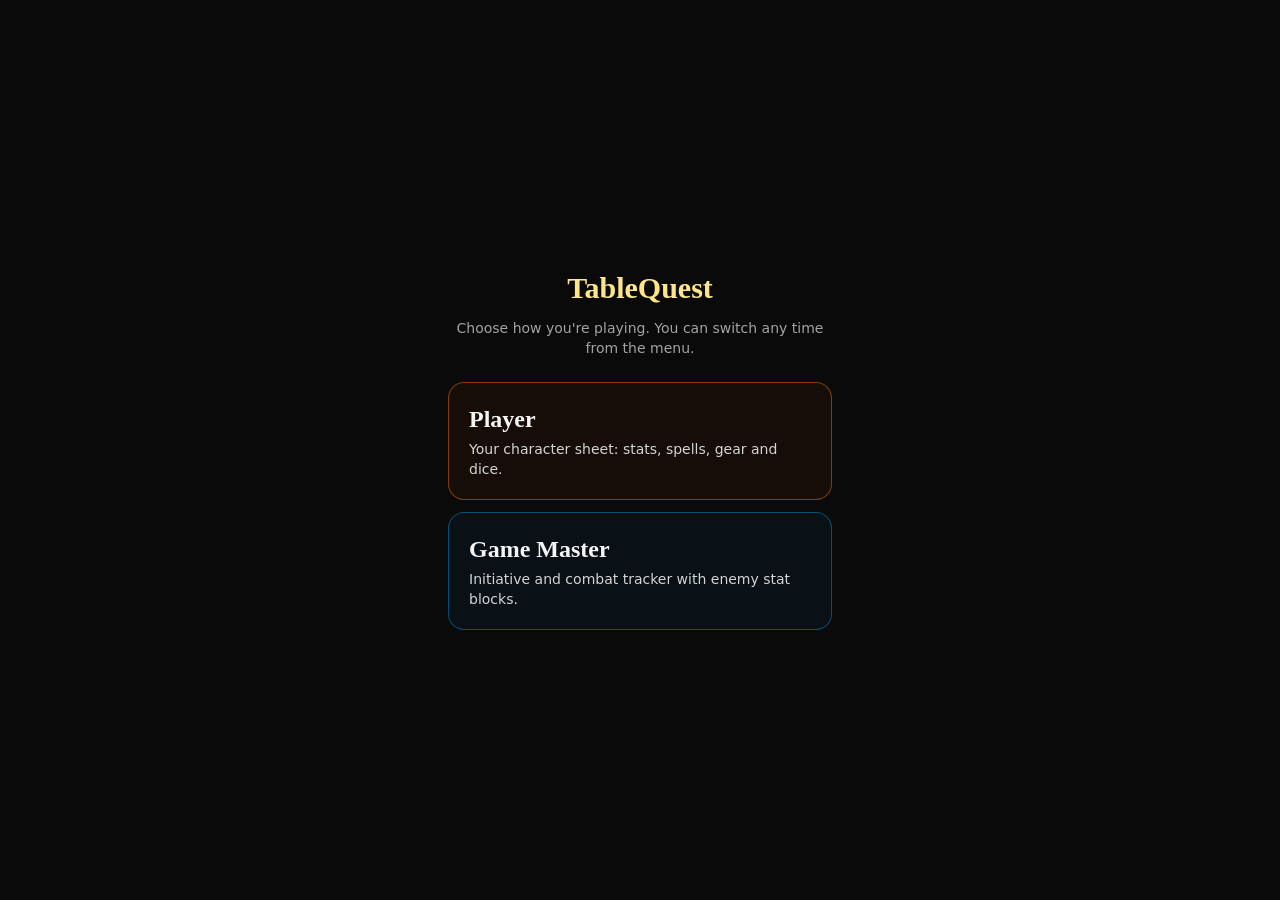
<file: index.html>
<!DOCTYPE html>
<html lang="en">
<head>
<meta charset="UTF-8" />
<meta name="viewport" content="width=device-width, initial-scale=1.0, viewport-fit=cover" />
<title>TableQuest</title>
<link rel="manifest" href="manifest.json" />
<link rel="icon" href="icon-192.png" />
<link rel="apple-touch-icon" href="icon-192.png" />
<meta name="theme-color" content="#0a0a0a" />
<meta name="mobile-web-app-capable" content="yes" />
<meta name="apple-mobile-web-app-capable" content="yes" />
<meta name="apple-mobile-web-app-status-bar-style" content="black-translucent" />
<meta name="apple-mobile-web-app-title" content="TableQuest" />
<link rel="stylesheet" href="styles.css" />
</head>
<body class="bg-neutral-950">
<div id="root"></div>

<script src="react.production.min.js"></script>
<script src="react-dom.production.min.js"></script>
<script src="app.js"></script>

<script>
  if ("serviceWorker" in navigator) {
    window.addEventListener("load", () => {
      navigator.serviceWorker.register("sw.js").catch((err) => console.error("SW registration failed:", err));
    });
  }
</script>
</body>
</html>
</file>
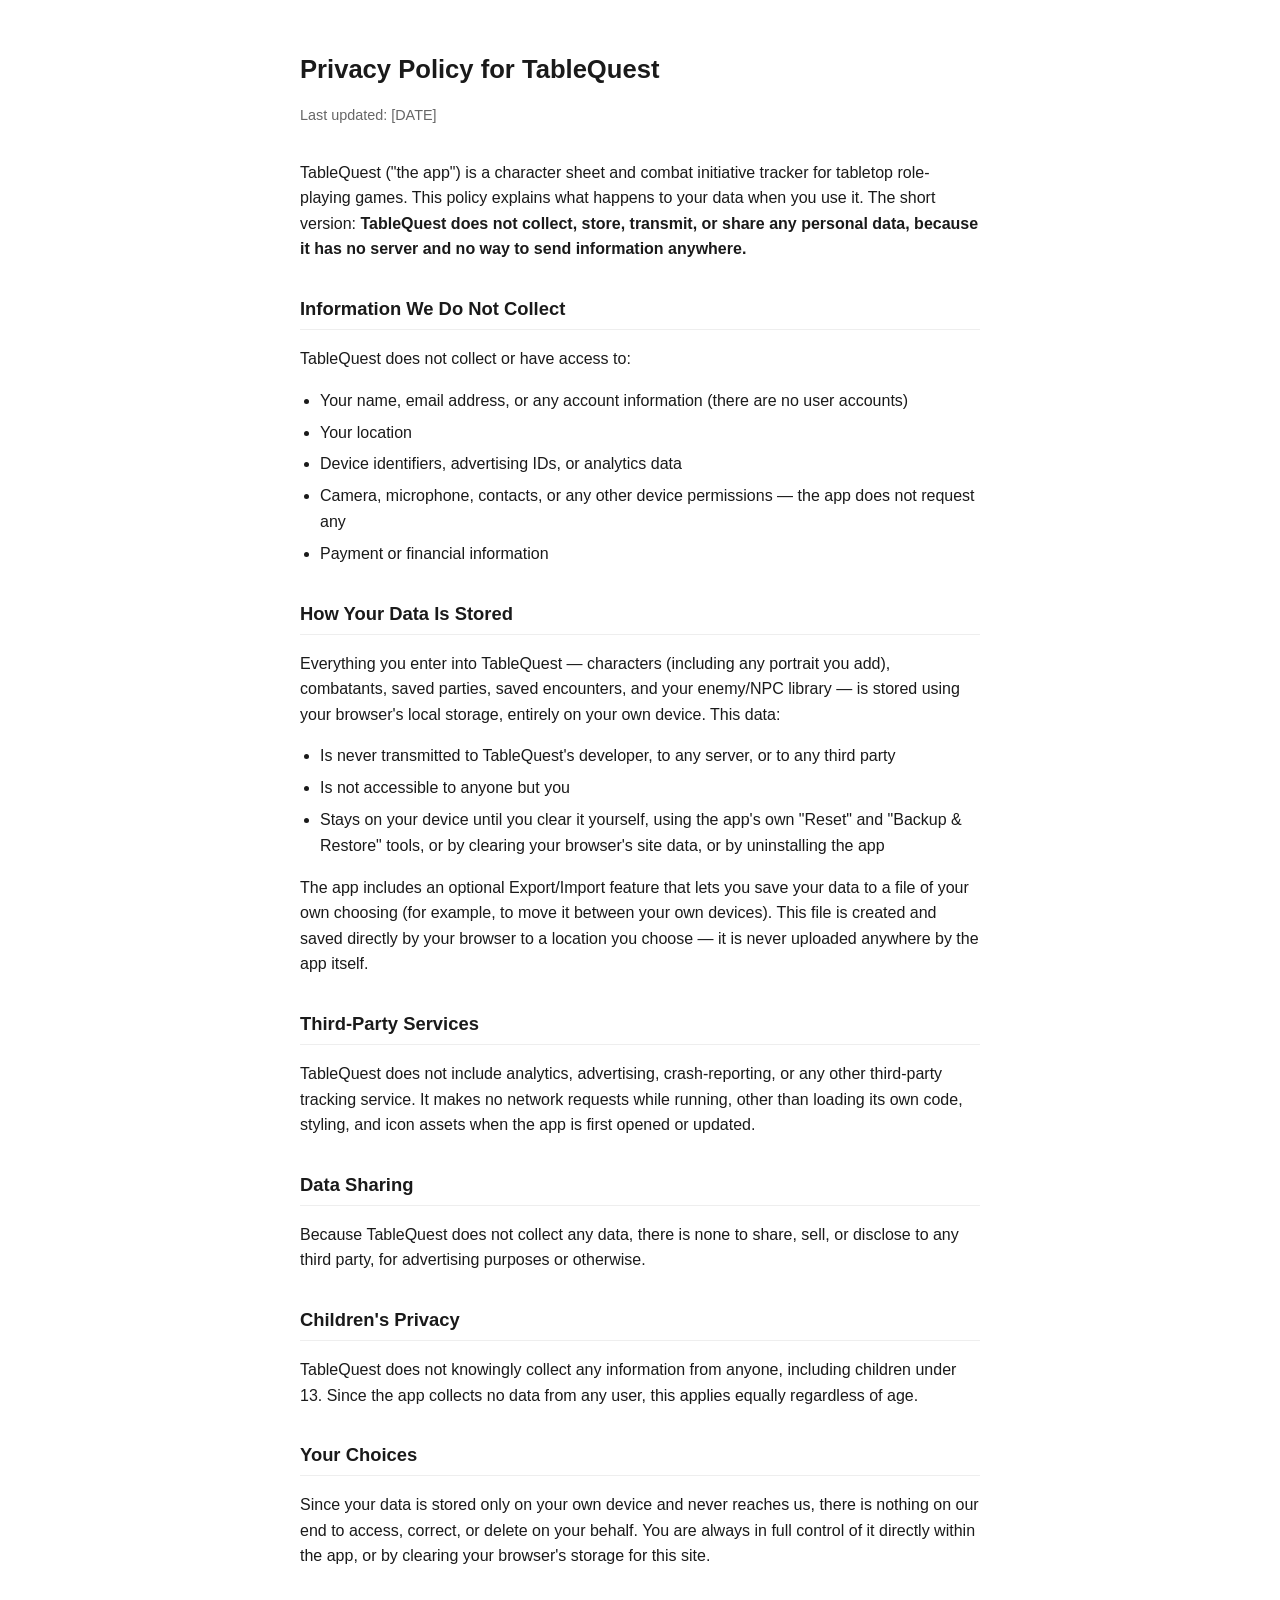
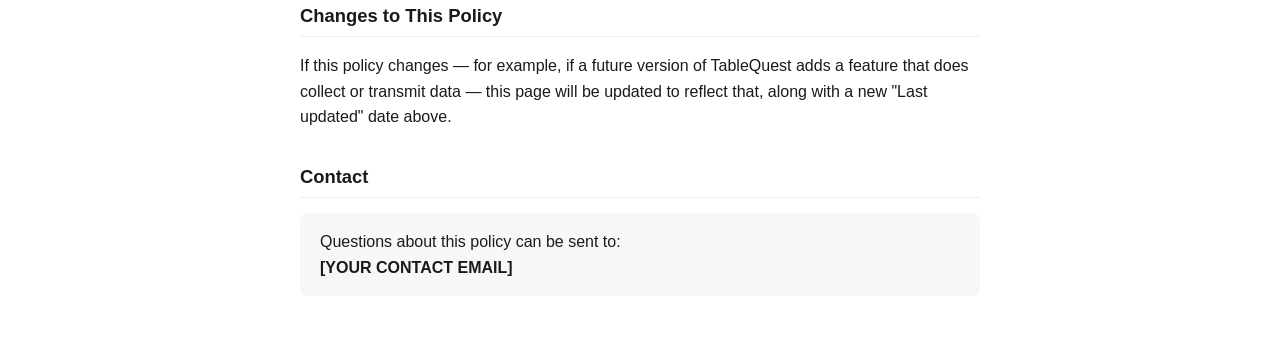
<file: privacy.html>
<!DOCTYPE html>
<html lang="en">
<head>
<meta charset="UTF-8" />
<meta name="viewport" content="width=device-width, initial-scale=1.0" />
<title>Privacy Policy — TableQuest</title>
<style>
  body {
    font-family: -apple-system, BlinkMacSystemFont, "Segoe UI", Roboto, Helvetica, Arial, sans-serif;
    max-width: 680px;
    margin: 0 auto;
    padding: 2rem 1.25rem 4rem;
    line-height: 1.6;
    color: #1a1a1a;
    background: #ffffff;
  }
  h1 { font-size: 1.6rem; margin-bottom: 0.25rem; }
  .updated { color: #666; font-size: 0.9rem; margin-bottom: 2rem; }
  h2 { font-size: 1.15rem; margin-top: 2rem; border-bottom: 1px solid #eee; padding-bottom: 0.35rem; }
  ul { padding-left: 1.25rem; }
  li { margin-bottom: 0.4rem; }
  .contact { background: #f7f7f7; border-radius: 8px; padding: 1rem 1.25rem; margin-top: 0.5rem; }
  code { background: #f0f0f0; padding: 0.1rem 0.35rem; border-radius: 4px; font-size: 0.9em; }
</style>
</head>
<body>

<h1>Privacy Policy for TableQuest</h1>
<p class="updated">Last updated: [DATE]</p>

<p>
  TableQuest ("the app") is a character sheet and combat initiative tracker for tabletop role-playing games.
  This policy explains what happens to your data when you use it. The short version:
  <strong>TableQuest does not collect, store, transmit, or share any personal data, because it has no
  server and no way to send information anywhere.</strong>
</p>

<h2>Information We Do Not Collect</h2>
<p>TableQuest does not collect or have access to:</p>
<ul>
  <li>Your name, email address, or any account information (there are no user accounts)</li>
  <li>Your location</li>
  <li>Device identifiers, advertising IDs, or analytics data</li>
  <li>Camera, microphone, contacts, or any other device permissions — the app does not request any</li>
  <li>Payment or financial information</li>
</ul>

<h2>How Your Data Is Stored</h2>
<p>
  Everything you enter into TableQuest — characters (including any portrait you add), combatants, saved parties, saved encounters, and your enemy/NPC
  library — is stored using your browser's local storage, entirely on your own device. This data:
</p>
<ul>
  <li>Is never transmitted to TableQuest's developer, to any server, or to any third party</li>
  <li>Is not accessible to anyone but you</li>
  <li>Stays on your device until you clear it yourself, using the app's own "Reset" and "Backup &amp; Restore"
    tools, or by clearing your browser's site data, or by uninstalling the app</li>
</ul>
<p>
  The app includes an optional Export/Import feature that lets you save your data to a file of your own
  choosing (for example, to move it between your own devices). This file is created and saved directly by
  your browser to a location you choose — it is never uploaded anywhere by the app itself.
</p>

<h2>Third-Party Services</h2>
<p>
  TableQuest does not include analytics, advertising, crash-reporting, or any other third-party tracking
  service. It makes no network requests while running, other than loading its own code, styling, and icon
  assets when the app is first opened or updated.
</p>

<h2>Data Sharing</h2>
<p>
  Because TableQuest does not collect any data, there is none to share, sell, or disclose to any third party,
  for advertising purposes or otherwise.
</p>

<h2>Children's Privacy</h2>
<p>
  TableQuest does not knowingly collect any information from anyone, including children under 13. Since the
  app collects no data from any user, this applies equally regardless of age.
</p>

<h2>Your Choices</h2>
<p>
  Since your data is stored only on your own device and never reaches us, there is nothing on our end to
  access, correct, or delete on your behalf. You are always in full control of it directly within the app,
  or by clearing your browser's storage for this site.
</p>

<h2>Changes to This Policy</h2>
<p>
  If this policy changes — for example, if a future version of TableQuest adds a feature that does collect
  or transmit data — this page will be updated to reflect that, along with a new "Last updated" date above.
</p>

<h2>Contact</h2>
<div class="contact">
  <p style="margin:0">
    Questions about this policy can be sent to:<br />
    <strong>[YOUR CONTACT EMAIL]</strong>
  </p>
</div>

</body>
</html>
</file>
<file: styles.css>
*,:after,:before{--tw-border-spacing-x:0;--tw-border-spacing-y:0;--tw-translate-x:0;--tw-translate-y:0;--tw-rotate:0;--tw-skew-x:0;--tw-skew-y:0;--tw-scale-x:1;--tw-scale-y:1;--tw-pan-x: ;--tw-pan-y: ;--tw-pinch-zoom: ;--tw-scroll-snap-strictness:proximity;--tw-gradient-from-position: ;--tw-gradient-via-position: ;--tw-gradient-to-position: ;--tw-ordinal: ;--tw-slashed-zero: ;--tw-numeric-figure: ;--tw-numeric-spacing: ;--tw-numeric-fraction: ;--tw-ring-inset: ;--tw-ring-offset-width:0px;--tw-ring-offset-color:#fff;--tw-ring-color:rgba(59,130,246,.5);--tw-ring-offset-shadow:0 0 #0000;--tw-ring-shadow:0 0 #0000;--tw-shadow:0 0 #0000;--tw-shadow-colored:0 0 #0000;--tw-blur: ;--tw-brightness: ;--tw-contrast: ;--tw-grayscale: ;--tw-hue-rotate: ;--tw-invert: ;--tw-saturate: ;--tw-sepia: ;--tw-drop-shadow: ;--tw-backdrop-blur: ;--tw-backdrop-brightness: ;--tw-backdrop-contrast: ;--tw-backdrop-grayscale: ;--tw-backdrop-hue-rotate: ;--tw-backdrop-invert: ;--tw-backdrop-opacity: ;--tw-backdrop-saturate: ;--tw-backdrop-sepia: ;--tw-contain-size: ;--tw-contain-layout: ;--tw-contain-paint: ;--tw-contain-style: }::backdrop{--tw-border-spacing-x:0;--tw-border-spacing-y:0;--tw-translate-x:0;--tw-translate-y:0;--tw-rotate:0;--tw-skew-x:0;--tw-skew-y:0;--tw-scale-x:1;--tw-scale-y:1;--tw-pan-x: ;--tw-pan-y: ;--tw-pinch-zoom: ;--tw-scroll-snap-strictness:proximity;--tw-gradient-from-position: ;--tw-gradient-via-position: ;--tw-gradient-to-position: ;--tw-ordinal: ;--tw-slashed-zero: ;--tw-numeric-figure: ;--tw-numeric-spacing: ;--tw-numeric-fraction: ;--tw-ring-inset: ;--tw-ring-offset-width:0px;--tw-ring-offset-color:#fff;--tw-ring-color:rgba(59,130,246,.5);--tw-ring-offset-shadow:0 0 #0000;--tw-ring-shadow:0 0 #0000;--tw-shadow:0 0 #0000;--tw-shadow-colored:0 0 #0000;--tw-blur: ;--tw-brightness: ;--tw-contrast: ;--tw-grayscale: ;--tw-hue-rotate: ;--tw-invert: ;--tw-saturate: ;--tw-sepia: ;--tw-drop-shadow: ;--tw-backdrop-blur: ;--tw-backdrop-brightness: ;--tw-backdrop-contrast: ;--tw-backdrop-grayscale: ;--tw-backdrop-hue-rotate: ;--tw-backdrop-invert: ;--tw-backdrop-opacity: ;--tw-backdrop-saturate: ;--tw-backdrop-sepia: ;--tw-contain-size: ;--tw-contain-layout: ;--tw-contain-paint: ;--tw-contain-style: }/*! tailwindcss v3.4.19 | MIT License | https://tailwindcss.com*/*,:after,:before{box-sizing:border-box;border:0 solid #e5e7eb}:after,:before{--tw-content:""}:host,html{line-height:1.5;-webkit-text-size-adjust:100%;-moz-tab-size:4;-o-tab-size:4;tab-size:4;font-family:ui-sans-serif,system-ui,sans-serif,Apple Color Emoji,Segoe UI Emoji,Segoe UI Symbol,Noto Color Emoji;font-feature-settings:normal;font-variation-settings:normal;-webkit-tap-highlight-color:transparent}body{margin:0;line-height:inherit}hr{height:0;color:inherit;border-top-width:1px}abbr:where([title]){-webkit-text-decoration:underline dotted;text-decoration:underline dotted}h1,h2,h3,h4,h5,h6{font-size:inherit;font-weight:inherit}a{color:inherit;text-decoration:inherit}b,strong{font-weight:bolder}code,kbd,pre,samp{font-family:ui-monospace,SFMono-Regular,Menlo,Monaco,Consolas,Liberation Mono,Courier New,monospace;font-feature-settings:normal;font-variation-settings:normal;font-size:1em}small{font-size:80%}sub,sup{font-size:75%;line-height:0;position:relative;vertical-align:baseline}sub{bottom:-.25em}sup{top:-.5em}table{text-indent:0;border-color:inherit;border-collapse:collapse}button,input,optgroup,select,textarea{font-family:inherit;font-feature-settings:inherit;font-variation-settings:inherit;font-size:100%;font-weight:inherit;line-height:inherit;letter-spacing:inherit;color:inherit;margin:0;padding:0}button,select{text-transform:none}button,input:where([type=button]),input:where([type=reset]),input:where([type=submit]){-webkit-appearance:button;background-color:transparent;background-image:none}:-moz-focusring{outline:auto}:-moz-ui-invalid{box-shadow:none}progress{vertical-align:baseline}::-webkit-inner-spin-button,::-webkit-outer-spin-button{height:auto}[type=search]{-webkit-appearance:textfield;outline-offset:-2px}::-webkit-search-decoration{-webkit-appearance:none}::-webkit-file-upload-button{-webkit-appearance:button;font:inherit}summary{display:list-item}blockquote,dd,dl,figure,h1,h2,h3,h4,h5,h6,hr,p,pre{margin:0}fieldset{margin:0}fieldset,legend{padding:0}menu,ol,ul{list-style:none;margin:0;padding:0}dialog{padding:0}textarea{resize:vertical}input::-moz-placeholder,textarea::-moz-placeholder{opacity:1;color:#9ca3af}input::placeholder,textarea::placeholder{opacity:1;color:#9ca3af}[role=button],button{cursor:pointer}:disabled{cursor:default}audio,canvas,embed,iframe,img,object,svg,video{display:block;vertical-align:middle}img,video{max-width:100%;height:auto}[hidden]:where(:not([hidden=until-found])){display:none}.pointer-events-none{pointer-events:none}.fixed{position:fixed}.absolute{position:absolute}.relative{position:relative}.sticky{position:sticky}.inset-0{inset:0}.inset-x-0{left:0;right:0}.inset-y-0{top:0;bottom:0}.-bottom-1{bottom:-.25rem}.-right-1{right:-.25rem}.-top-1{top:-.25rem}.bottom-0{bottom:0}.bottom-32{bottom:8rem}.bottom-4{bottom:1rem}.bottom-full{bottom:100%}.left-0{left:0}.left-0\.5{left:.125rem}.left-\[1\.35rem\]{left:1.35rem}.right-0{right:0}.right-4{right:1rem}.top-0{top:0}.top-0\.5{top:.125rem}.top-full{top:100%}.z-10{z-index:10}.z-20{z-index:20}.z-30{z-index:30}.z-40{z-index:40}.z-50{z-index:50}.col-span-2{grid-column:span 2/span 2}.mx-auto{margin-left:auto;margin-right:auto}.my-0\.5{margin-top:.125rem;margin-bottom:.125rem}.my-1{margin-top:.25rem;margin-bottom:.25rem}.my-3{margin-top:.75rem;margin-bottom:.75rem}.-mb-px{margin-bottom:-1px}.-mt-3{margin-top:-.75rem}.mb-1{margin-bottom:.25rem}.mb-1\.5{margin-bottom:.375rem}.mb-2{margin-bottom:.5rem}.mb-3{margin-bottom:.75rem}.mb-4{margin-bottom:1rem}.mb-5{margin-bottom:1.25rem}.ml-0\.5{margin-left:.125rem}.ml-1{margin-left:.25rem}.ml-2{margin-left:.5rem}.ml-6{margin-left:1.5rem}.ml-auto{margin-left:auto}.mr-2{margin-right:.5rem}.mt-0\.5{margin-top:.125rem}.mt-1{margin-top:.25rem}.mt-1\.5{margin-top:.375rem}.mt-2{margin-top:.5rem}.mt-2\.5{margin-top:.625rem}.mt-3{margin-top:.75rem}.mt-4{margin-top:1rem}.mt-5{margin-top:1.25rem}.mt-6{margin-top:1.5rem}.block{display:block}.inline-block{display:inline-block}.inline{display:inline}.flex{display:flex}.inline-flex{display:inline-flex}.table{display:table}.grid{display:grid}.hidden{display:none}.h-0\.5{height:.125rem}.h-10{height:2.5rem}.h-11{height:2.75rem}.h-12{height:3rem}.h-2{height:.5rem}.h-2\.5{height:.625rem}.h-20{height:5rem}.h-24{height:6rem}.h-3{height:.75rem}.h-3\.5{height:.875rem}.h-4{height:1rem}.h-5{height:1.25rem}.h-6{height:1.5rem}.h-7{height:1.75rem}.h-8{height:2rem}.h-9{height:2.25rem}.h-\[100dvh\]{height:100dvh}.h-full{height:100%}.h-px{height:1px}.max-h-24{max-height:6rem}.max-h-\[85vh\]{max-height:85vh}.max-h-\[88vh\]{max-height:88vh}.min-h-0{min-height:0}.min-h-\[1\.75rem\]{min-height:1.75rem}.min-h-\[4\.5rem\]{min-height:4.5rem}.min-h-\[70vh\]{min-height:70vh}.min-h-screen{min-height:100vh}.w-0{width:0}.w-1\.5{width:.375rem}.w-1\/3{width:33.333333%}.w-1\/5{width:20%}.w-10{width:2.5rem}.w-11{width:2.75rem}.w-12{width:3rem}.w-14{width:3.5rem}.w-16{width:4rem}.w-2{width:.5rem}.w-2\.5{width:.625rem}.w-2\/3{width:66.666667%}.w-20{width:5rem}.w-24{width:6rem}.w-28{width:7rem}.w-3{width:.75rem}.w-3\.5{width:.875rem}.w-4{width:1rem}.w-5{width:1.25rem}.w-6{width:1.5rem}.w-64{width:16rem}.w-7{width:1.75rem}.w-8{width:2rem}.w-9{width:2.25rem}.w-\[30\%\]{width:30%}.w-\[clamp\(240px\2c 24vw\2c 340px\)\]{width:clamp(240px,24vw,340px)}.w-full{width:100%}.min-w-0{min-width:0}.min-w-\[1\.5rem\]{min-width:1.5rem}.min-w-\[1\.75rem\]{min-width:1.75rem}.max-w-2xl{max-width:42rem}.max-w-3xl{max-width:48rem}.max-w-md{max-width:28rem}.max-w-none{max-width:none}.max-w-sm{max-width:24rem}.max-w-xs{max-width:20rem}.flex-1{flex:1 1 0%}.shrink-0{flex-shrink:0}.translate-x-4{--tw-translate-x:1rem}.rotate-180,.translate-x-4{transform:translate(var(--tw-translate-x),var(--tw-translate-y)) rotate(var(--tw-rotate)) skewX(var(--tw-skew-x)) skewY(var(--tw-skew-y)) scaleX(var(--tw-scale-x)) scaleY(var(--tw-scale-y))}.rotate-180{--tw-rotate:180deg}.rotate-90{--tw-rotate:90deg}.rotate-90,.scale-110{transform:translate(var(--tw-translate-x),var(--tw-translate-y)) rotate(var(--tw-rotate)) skewX(var(--tw-skew-x)) skewY(var(--tw-skew-y)) scaleX(var(--tw-scale-x)) scaleY(var(--tw-scale-y))}.scale-110{--tw-scale-x:1.1;--tw-scale-y:1.1}.transform{transform:translate(var(--tw-translate-x),var(--tw-translate-y)) rotate(var(--tw-rotate)) skewX(var(--tw-skew-x)) skewY(var(--tw-skew-y)) scaleX(var(--tw-scale-x)) scaleY(var(--tw-scale-y))}.cursor-not-allowed{cursor:not-allowed}.cursor-pointer{cursor:pointer}.touch-manipulation{touch-action:manipulation}.select-none{-webkit-user-select:none;-moz-user-select:none;user-select:none}.resize-none{resize:none}.resize-y{resize:vertical}.list-decimal{list-style-type:decimal}.list-disc{list-style-type:disc}.list-none{list-style-type:none}.grid-cols-2{grid-template-columns:repeat(2,minmax(0,1fr))}.grid-cols-3{grid-template-columns:repeat(3,minmax(0,1fr))}.grid-cols-4{grid-template-columns:repeat(4,minmax(0,1fr))}.grid-cols-5{grid-template-columns:repeat(5,minmax(0,1fr))}.grid-cols-6{grid-template-columns:repeat(6,minmax(0,1fr))}.grid-cols-\[auto_1fr\]{grid-template-columns:auto 1fr}.flex-col{flex-direction:column}.flex-wrap{flex-wrap:wrap}.items-start{align-items:flex-start}.items-end{align-items:flex-end}.items-center{align-items:center}.items-stretch{align-items:stretch}.justify-end{justify-content:flex-end}.justify-center{justify-content:center}.justify-between{justify-content:space-between}.gap-0\.5{gap:.125rem}.gap-1{gap:.25rem}.gap-1\.5{gap:.375rem}.gap-2{gap:.5rem}.gap-3{gap:.75rem}.gap-4{gap:1rem}.gap-\[2px\]{gap:2px}.gap-x-1{-moz-column-gap:.25rem;column-gap:.25rem}.gap-x-4{-moz-column-gap:1rem;column-gap:1rem}.gap-y-0{row-gap:0}.gap-y-1\.5{row-gap:.375rem}.space-y-0\.5>:not([hidden])~:not([hidden]){--tw-space-y-reverse:0;margin-top:calc(.125rem*(1 - var(--tw-space-y-reverse)));margin-bottom:calc(.125rem*var(--tw-space-y-reverse))}.space-y-1>:not([hidden])~:not([hidden]){--tw-space-y-reverse:0;margin-top:calc(.25rem*(1 - var(--tw-space-y-reverse)));margin-bottom:calc(.25rem*var(--tw-space-y-reverse))}.space-y-1\.5>:not([hidden])~:not([hidden]){--tw-space-y-reverse:0;margin-top:calc(.375rem*(1 - var(--tw-space-y-reverse)));margin-bottom:calc(.375rem*var(--tw-space-y-reverse))}.space-y-2>:not([hidden])~:not([hidden]){--tw-space-y-reverse:0;margin-top:calc(.5rem*(1 - var(--tw-space-y-reverse)));margin-bottom:calc(.5rem*var(--tw-space-y-reverse))}.space-y-2\.5>:not([hidden])~:not([hidden]){--tw-space-y-reverse:0;margin-top:calc(.625rem*(1 - var(--tw-space-y-reverse)));margin-bottom:calc(.625rem*var(--tw-space-y-reverse))}.space-y-3>:not([hidden])~:not([hidden]){--tw-space-y-reverse:0;margin-top:calc(.75rem*(1 - var(--tw-space-y-reverse)));margin-bottom:calc(.75rem*var(--tw-space-y-reverse))}.divide-y>:not([hidden])~:not([hidden]){--tw-divide-y-reverse:0;border-top-width:calc(1px*(1 - var(--tw-divide-y-reverse)));border-bottom-width:calc(1px*var(--tw-divide-y-reverse))}.divide-neutral-800>:not([hidden])~:not([hidden]){--tw-divide-opacity:1;border-color:rgb(38 38 38/var(--tw-divide-opacity,1))}.divide-neutral-800\/80>:not([hidden])~:not([hidden]){border-color:rgba(38,38,38,.8)}.self-start{align-self:flex-start}.self-center{align-self:center}.overflow-hidden{overflow:hidden}.overflow-y-auto{overflow-y:auto}.truncate{overflow:hidden;text-overflow:ellipsis;white-space:nowrap}.whitespace-pre-line{white-space:pre-line}.whitespace-pre-wrap{white-space:pre-wrap}.text-balance{text-wrap:balance}.break-words{overflow-wrap:break-word}.break-all{word-break:break-all}.rounded{border-radius:.25rem}.rounded-2xl{border-radius:1rem}.rounded-\[2px\]{border-radius:2px}.rounded-full{border-radius:9999px}.rounded-lg{border-radius:.5rem}.rounded-md{border-radius:.375rem}.rounded-xl{border-radius:.75rem}.rounded-b-2xl{border-bottom-right-radius:1rem;border-bottom-left-radius:1rem}.rounded-t-lg{border-top-left-radius:.5rem;border-top-right-radius:.5rem}.rounded-bl-lg{border-bottom-left-radius:.5rem}.border{border-width:1px}.border-2{border-width:2px}.border-y{border-top-width:1px}.border-b,.border-y{border-bottom-width:1px}.border-b-0{border-bottom-width:0}.border-b-2{border-bottom-width:2px}.border-l-2{border-left-width:2px}.border-t{border-top-width:1px}.border-t-0{border-top-width:0}.border-dashed{border-style:dashed}.border-\[\#c084fc\]{--tw-border-opacity:1;border-color:rgb(192 132 252/var(--tw-border-opacity,1))}.border-amber-400{--tw-border-opacity:1;border-color:rgb(251 191 36/var(--tw-border-opacity,1))}.border-amber-500{--tw-border-opacity:1;border-color:rgb(245 158 11/var(--tw-border-opacity,1))}.border-amber-700{--tw-border-opacity:1;border-color:rgb(180 83 9/var(--tw-border-opacity,1))}.border-amber-700\/60{border-color:rgba(180,83,9,.6)}.border-amber-700\/70{border-color:rgba(180,83,9,.7)}.border-amber-800\/40{border-color:rgba(146,64,14,.4)}.border-amber-900\/40{border-color:rgba(120,53,15,.4)}.border-amber-900\/50{border-color:rgba(120,53,15,.5)}.border-emerald-300{--tw-border-opacity:1;border-color:rgb(110 231 183/var(--tw-border-opacity,1))}.border-emerald-400{--tw-border-opacity:1;border-color:rgb(52 211 153/var(--tw-border-opacity,1))}.border-emerald-500{--tw-border-opacity:1;border-color:rgb(16 185 129/var(--tw-border-opacity,1))}.border-emerald-500\/70{border-color:rgba(16,185,129,.7)}.border-emerald-700{--tw-border-opacity:1;border-color:rgb(4 120 87/var(--tw-border-opacity,1))}.border-emerald-900\/60{border-color:rgba(6,78,59,.6)}.border-indigo-700{--tw-border-opacity:1;border-color:rgb(67 56 202/var(--tw-border-opacity,1))}.border-indigo-800\/60{border-color:rgba(55,48,163,.6)}.border-indigo-900\/50{border-color:rgba(49,46,129,.5)}.border-neutral-100{--tw-border-opacity:1;border-color:rgb(245 245 245/var(--tw-border-opacity,1))}.border-neutral-600{--tw-border-opacity:1;border-color:rgb(82 82 82/var(--tw-border-opacity,1))}.border-neutral-700{--tw-border-opacity:1;border-color:rgb(64 64 64/var(--tw-border-opacity,1))}.border-neutral-700\/50{border-color:rgba(64,64,64,.5)}.border-neutral-700\/80{border-color:rgba(64,64,64,.8)}.border-neutral-800{--tw-border-opacity:1;border-color:rgb(38 38 38/var(--tw-border-opacity,1))}.border-neutral-900{--tw-border-opacity:1;border-color:rgb(23 23 23/var(--tw-border-opacity,1))}.border-neutral-950{--tw-border-opacity:1;border-color:rgb(10 10 10/var(--tw-border-opacity,1))}.border-orange-300{--tw-border-opacity:1;border-color:rgb(253 186 116/var(--tw-border-opacity,1))}.border-orange-500{--tw-border-opacity:1;border-color:rgb(249 115 22/var(--tw-border-opacity,1))}.border-orange-700{--tw-border-opacity:1;border-color:rgb(194 65 12/var(--tw-border-opacity,1))}.border-pink-700{--tw-border-opacity:1;border-color:rgb(190 24 93/var(--tw-border-opacity,1))}.border-pri-300{--tw-border-opacity:1;border-color:rgb(var(--pri-300)/var(--tw-border-opacity,1))}.border-pri-400{--tw-border-opacity:1;border-color:rgb(var(--pri-400)/var(--tw-border-opacity,1))}.border-pri-500{--tw-border-opacity:1;border-color:rgb(var(--pri-500)/var(--tw-border-opacity,1))}.border-pri-600{--tw-border-opacity:1;border-color:rgb(var(--pri-600)/var(--tw-border-opacity,1))}.border-pri-600\/70{border-color:rgb(var(--pri-600)/.7)}.border-pri-700{--tw-border-opacity:1;border-color:rgb(var(--pri-700)/var(--tw-border-opacity,1))}.border-pri-700\/40{border-color:rgb(var(--pri-700)/.4)}.border-pri-700\/50{border-color:rgb(var(--pri-700)/.5)}.border-pri-700\/60{border-color:rgb(var(--pri-700)/.6)}.border-pri-900\/40{border-color:rgb(var(--pri-900)/.4)}.border-pri-900\/50{border-color:rgb(var(--pri-900)/.5)}.border-purple-500{--tw-border-opacity:1;border-color:rgb(168 85 247/var(--tw-border-opacity,1))}.border-rose-300{--tw-border-opacity:1;border-color:rgb(253 164 175/var(--tw-border-opacity,1))}.border-rose-400{--tw-border-opacity:1;border-color:rgb(251 113 133/var(--tw-border-opacity,1))}.border-rose-600{--tw-border-opacity:1;border-color:rgb(225 29 72/var(--tw-border-opacity,1))}.border-rose-700{--tw-border-opacity:1;border-color:rgb(190 18 60/var(--tw-border-opacity,1))}.border-rose-800{--tw-border-opacity:1;border-color:rgb(159 18 57/var(--tw-border-opacity,1))}.border-rose-900{--tw-border-opacity:1;border-color:rgb(136 19 55/var(--tw-border-opacity,1))}.border-rose-900\/50{border-color:rgba(136,19,55,.5)}.border-rose-900\/60{border-color:rgba(136,19,55,.6)}.border-rose-900\/80{border-color:rgba(136,19,55,.8)}.border-sky-300{--tw-border-opacity:1;border-color:rgb(125 211 252/var(--tw-border-opacity,1))}.border-sky-700{--tw-border-opacity:1;border-color:rgb(3 105 161/var(--tw-border-opacity,1))}.border-sky-700\/70{border-color:rgba(3,105,161,.7)}.border-sky-800\/60{border-color:rgba(7,89,133,.6)}.border-sky-900\/50{border-color:rgba(12,74,110,.5)}.border-stone-500{--tw-border-opacity:1;border-color:rgb(120 113 108/var(--tw-border-opacity,1))}.border-stone-600\/50{border-color:rgba(87,83,78,.5)}.border-stone-600\/60{border-color:rgba(87,83,78,.6)}.border-teal-300{--tw-border-opacity:1;border-color:rgb(94 234 212/var(--tw-border-opacity,1))}.border-teal-900\/50{border-color:rgba(19,78,74,.5)}.border-transparent{border-color:transparent}.border-violet-300{--tw-border-opacity:1;border-color:rgb(196 181 253/var(--tw-border-opacity,1))}.border-violet-400{--tw-border-opacity:1;border-color:rgb(167 139 250/var(--tw-border-opacity,1))}.border-violet-500{--tw-border-opacity:1;border-color:rgb(139 92 246/var(--tw-border-opacity,1))}.border-violet-600{--tw-border-opacity:1;border-color:rgb(124 58 237/var(--tw-border-opacity,1))}.border-violet-700{--tw-border-opacity:1;border-color:rgb(109 40 217/var(--tw-border-opacity,1))}.border-violet-900\/50{border-color:rgba(76,29,149,.5)}.border-white{--tw-border-opacity:1;border-color:rgb(255 255 255/var(--tw-border-opacity,1))}.border-yellow-500{--tw-border-opacity:1;border-color:rgb(234 179 8/var(--tw-border-opacity,1))}.border-yellow-600{--tw-border-opacity:1;border-color:rgb(202 138 4/var(--tw-border-opacity,1))}.border-yellow-700{--tw-border-opacity:1;border-color:rgb(161 98 7/var(--tw-border-opacity,1))}.\!bg-sky-950\/30{background-color:rgba(8,47,73,.3)!important}.bg-\[\#9b27d4\]{--tw-bg-opacity:1;background-color:rgb(155 39 212/var(--tw-bg-opacity,1))}.bg-amber-500{--tw-bg-opacity:1;background-color:rgb(245 158 11/var(--tw-bg-opacity,1))}.bg-amber-600{--tw-bg-opacity:1;background-color:rgb(217 119 6/var(--tw-bg-opacity,1))}.bg-amber-900\/40{background-color:rgba(120,53,15,.4)}.bg-amber-950\/10{background-color:rgba(69,26,3,.1)}.bg-amber-950\/20{background-color:rgba(69,26,3,.2)}.bg-amber-950\/30{background-color:rgba(69,26,3,.3)}.bg-black\/40{background-color:rgba(0,0,0,.4)}.bg-black\/70{background-color:rgba(0,0,0,.7)}.bg-emerald-400{--tw-bg-opacity:1;background-color:rgb(52 211 153/var(--tw-bg-opacity,1))}.bg-emerald-500{--tw-bg-opacity:1;background-color:rgb(16 185 129/var(--tw-bg-opacity,1))}.bg-emerald-500\/10{background-color:rgba(16,185,129,.1)}.bg-emerald-600{--tw-bg-opacity:1;background-color:rgb(5 150 105/var(--tw-bg-opacity,1))}.bg-emerald-700{--tw-bg-opacity:1;background-color:rgb(4 120 87/var(--tw-bg-opacity,1))}.bg-emerald-800{--tw-bg-opacity:1;background-color:rgb(6 95 70/var(--tw-bg-opacity,1))}.bg-emerald-900\/20{background-color:rgba(6,78,59,.2)}.bg-emerald-900\/40{background-color:rgba(6,78,59,.4)}.bg-indigo-600{--tw-bg-opacity:1;background-color:rgb(79 70 229/var(--tw-bg-opacity,1))}.bg-indigo-900\/40{background-color:rgba(49,46,129,.4)}.bg-indigo-950\/10{background-color:rgba(30,27,75,.1)}.bg-neutral-100{--tw-bg-opacity:1;background-color:rgb(245 245 245/var(--tw-bg-opacity,1))}.bg-neutral-200{--tw-bg-opacity:1;background-color:rgb(229 229 229/var(--tw-bg-opacity,1))}.bg-neutral-700{--tw-bg-opacity:1;background-color:rgb(64 64 64/var(--tw-bg-opacity,1))}.bg-neutral-800{--tw-bg-opacity:1;background-color:rgb(38 38 38/var(--tw-bg-opacity,1))}.bg-neutral-800\/20{background-color:rgba(38,38,38,.2)}.bg-neutral-800\/60{background-color:rgba(38,38,38,.6)}.bg-neutral-900{--tw-bg-opacity:1;background-color:rgb(23 23 23/var(--tw-bg-opacity,1))}.bg-neutral-900\/40{background-color:hsla(0,0%,9%,.4)}.bg-neutral-900\/70{background-color:hsla(0,0%,9%,.7)}.bg-neutral-900\/80{background-color:hsla(0,0%,9%,.8)}.bg-neutral-950{--tw-bg-opacity:1;background-color:rgb(10 10 10/var(--tw-bg-opacity,1))}.bg-neutral-950\/60{background-color:hsla(0,0%,4%,.6)}.bg-neutral-950\/95{background-color:hsla(0,0%,4%,.95)}.bg-orange-400{--tw-bg-opacity:1;background-color:rgb(251 146 60/var(--tw-bg-opacity,1))}.bg-orange-500\/10{background-color:rgba(249,115,22,.1)}.bg-orange-700{--tw-bg-opacity:1;background-color:rgb(194 65 12/var(--tw-bg-opacity,1))}.bg-orange-900\/40{background-color:rgba(124,45,18,.4)}.bg-pri-400{--tw-bg-opacity:1;background-color:rgb(var(--pri-400)/var(--tw-bg-opacity,1))}.bg-pri-500{--tw-bg-opacity:1;background-color:rgb(var(--pri-500)/var(--tw-bg-opacity,1))}.bg-pri-500\/10{background-color:rgb(var(--pri-500)/.1)}.bg-pri-500\/15{background-color:rgb(var(--pri-500)/.15)}.bg-pri-500\/20{background-color:rgb(var(--pri-500)/.2)}.bg-pri-900\/20{background-color:rgb(var(--pri-900)/.2)}.bg-purple-500\/10{background-color:rgba(168,85,247,.1)}.bg-red-800{--tw-bg-opacity:1;background-color:rgb(153 27 27/var(--tw-bg-opacity,1))}.bg-rose-400{--tw-bg-opacity:1;background-color:rgb(251 113 133/var(--tw-bg-opacity,1))}.bg-rose-500{--tw-bg-opacity:1;background-color:rgb(244 63 94/var(--tw-bg-opacity,1))}.bg-rose-600{--tw-bg-opacity:1;background-color:rgb(225 29 72/var(--tw-bg-opacity,1))}.bg-rose-700{--tw-bg-opacity:1;background-color:rgb(190 18 60/var(--tw-bg-opacity,1))}.bg-rose-800{--tw-bg-opacity:1;background-color:rgb(159 18 57/var(--tw-bg-opacity,1))}.bg-rose-900\/20{background-color:rgba(136,19,55,.2)}.bg-rose-900\/30{background-color:rgba(136,19,55,.3)}.bg-rose-900\/40{background-color:rgba(136,19,55,.4)}.bg-rose-950\/10{background-color:rgba(76,5,25,.1)}.bg-rose-950\/30{background-color:rgba(76,5,25,.3)}.bg-sky-400{--tw-bg-opacity:1;background-color:rgb(56 189 248/var(--tw-bg-opacity,1))}.bg-sky-600{--tw-bg-opacity:1;background-color:rgb(2 132 199/var(--tw-bg-opacity,1))}.bg-sky-700{--tw-bg-opacity:1;background-color:rgb(3 105 161/var(--tw-bg-opacity,1))}.bg-sky-900\/40{background-color:rgba(12,74,110,.4)}.bg-sky-950\/10{background-color:rgba(8,47,73,.1)}.bg-sky-950\/20{background-color:rgba(8,47,73,.2)}.bg-stone-600{--tw-bg-opacity:1;background-color:rgb(87 83 78/var(--tw-bg-opacity,1))}.bg-stone-700\/40{background-color:rgba(68,64,60,.4)}.bg-stone-800\/10{background-color:rgba(41,37,36,.1)}.bg-teal-400{--tw-bg-opacity:1;background-color:rgb(45 212 191/var(--tw-bg-opacity,1))}.bg-teal-700{--tw-bg-opacity:1;background-color:rgb(15 118 110/var(--tw-bg-opacity,1))}.bg-teal-950\/10{background-color:rgba(4,47,46,.1)}.bg-transparent{background-color:transparent}.bg-violet-400{--tw-bg-opacity:1;background-color:rgb(167 139 250/var(--tw-bg-opacity,1))}.bg-violet-700{--tw-bg-opacity:1;background-color:rgb(109 40 217/var(--tw-bg-opacity,1))}.bg-violet-900\/30{background-color:rgba(76,29,149,.3)}.bg-violet-900\/40{background-color:rgba(76,29,149,.4)}.bg-violet-950\/10{background-color:rgba(46,16,101,.1)}.bg-white{--tw-bg-opacity:1;background-color:rgb(255 255 255/var(--tw-bg-opacity,1))}.bg-yellow-500\/20{background-color:rgba(234,179,8,.2)}.bg-yellow-600{--tw-bg-opacity:1;background-color:rgb(202 138 4/var(--tw-bg-opacity,1))}.bg-yellow-900\/30{background-color:rgba(113,63,18,.3)}.bg-gradient-to-br{background-image:linear-gradient(to bottom right,var(--tw-gradient-stops))}.bg-gradient-to-r{background-image:linear-gradient(to right,var(--tw-gradient-stops))}.from-amber-500{--tw-gradient-from:#f59e0b var(--tw-gradient-from-position);--tw-gradient-to:rgba(245,158,11,0) var(--tw-gradient-to-position);--tw-gradient-stops:var(--tw-gradient-from),var(--tw-gradient-to)}.from-transparent{--tw-gradient-from:transparent var(--tw-gradient-from-position);--tw-gradient-to:transparent var(--tw-gradient-to-position);--tw-gradient-stops:var(--tw-gradient-from),var(--tw-gradient-to)}.via-amber-500\/70{--tw-gradient-to:rgba(245,158,11,0) var(--tw-gradient-to-position);--tw-gradient-stops:var(--tw-gradient-from),rgba(245,158,11,.7) var(--tw-gradient-via-position),var(--tw-gradient-to)}.to-rose-600{--tw-gradient-to:#e11d48 var(--tw-gradient-to-position)}.to-transparent{--tw-gradient-to:transparent var(--tw-gradient-to-position)}.object-cover{-o-object-fit:cover;object-fit:cover}.p-0\.5{padding:.125rem}.p-1{padding:.25rem}.p-1\.5{padding:.375rem}.p-2{padding:.5rem}.p-2\.5{padding:.625rem}.p-3{padding:.75rem}.p-4{padding:1rem}.p-5{padding:1.25rem}.\!px-0\.5{padding-left:.125rem!important;padding-right:.125rem!important}.\!px-1{padding-left:.25rem!important;padding-right:.25rem!important}.\!px-3{padding-left:.75rem!important;padding-right:.75rem!important}.\!py-0\.5{padding-top:.125rem!important;padding-bottom:.125rem!important}.px-0\.5{padding-left:.125rem;padding-right:.125rem}.px-1{padding-left:.25rem;padding-right:.25rem}.px-1\.5{padding-left:.375rem;padding-right:.375rem}.px-2{padding-left:.5rem;padding-right:.5rem}.px-2\.5{padding-left:.625rem;padding-right:.625rem}.px-3{padding-left:.75rem;padding-right:.75rem}.px-4{padding-left:1rem;padding-right:1rem}.px-5{padding-left:1.25rem;padding-right:1.25rem}.py-0\.5{padding-top:.125rem;padding-bottom:.125rem}.py-1{padding-top:.25rem;padding-bottom:.25rem}.py-1\.5{padding-top:.375rem;padding-bottom:.375rem}.py-16{padding-top:4rem;padding-bottom:4rem}.py-2{padding-top:.5rem;padding-bottom:.5rem}.py-2\.5{padding-top:.625rem;padding-bottom:.625rem}.py-3{padding-top:.75rem;padding-bottom:.75rem}.py-6{padding-top:1.5rem;padding-bottom:1.5rem}.pb-1{padding-bottom:.25rem}.pb-2{padding-bottom:.5rem}.pb-2\.5{padding-bottom:.625rem}.pb-24{padding-bottom:6rem}.pb-3{padding-bottom:.75rem}.pb-32{padding-bottom:8rem}.pb-4{padding-bottom:1rem}.pl-4{padding-left:1rem}.pl-5{padding-left:1.25rem}.pl-8{padding-left:2rem}.pr-1{padding-right:.25rem}.pr-5{padding-right:1.25rem}.pt-1{padding-top:.25rem}.pt-2{padding-top:.5rem}.pt-3{padding-top:.75rem}.text-left{text-align:left}.text-center{text-align:center}.text-right{text-align:right}.font-mono{font-family:ui-monospace,SFMono-Regular,Menlo,Monaco,Consolas,Liberation Mono,Courier New,monospace}.font-serif{font-family:ui-serif,Georgia,Cambria,Times New Roman,Times,serif}.text-2xl{font-size:1.5rem;line-height:2rem}.text-3xl{font-size:1.875rem;line-height:2.25rem}.text-6xl{font-size:3.75rem;line-height:1}.text-7xl{font-size:4.5rem;line-height:1}.text-\[10px\]{font-size:10px}.text-\[11px\]{font-size:11px}.text-\[9px\]{font-size:9px}.text-base{font-size:1rem;line-height:1.5rem}.text-lg{font-size:1.125rem;line-height:1.75rem}.text-sm{font-size:.875rem;line-height:1.25rem}.text-xl{font-size:1.25rem;line-height:1.75rem}.text-xs{font-size:.75rem;line-height:1rem}.font-bold{font-weight:700}.font-medium{font-weight:500}.font-normal{font-weight:400}.font-semibold{font-weight:600}.uppercase{text-transform:uppercase}.italic{font-style:italic}.tabular-nums{--tw-numeric-spacing:tabular-nums;font-variant-numeric:var(--tw-ordinal) var(--tw-slashed-zero) var(--tw-numeric-figure) var(--tw-numeric-spacing) var(--tw-numeric-fraction)}.leading-4{line-height:1rem}.leading-none{line-height:1}.leading-tight{line-height:1.25}.tracking-\[0\.14em\]{letter-spacing:.14em}.tracking-tight{letter-spacing:-.025em}.tracking-wide{letter-spacing:.025em}.tracking-wider{letter-spacing:.05em}.text-amber-200{--tw-text-opacity:1;color:rgb(253 230 138/var(--tw-text-opacity,1))}.text-amber-300{--tw-text-opacity:1;color:rgb(252 211 77/var(--tw-text-opacity,1))}.text-amber-400{--tw-text-opacity:1;color:rgb(251 191 36/var(--tw-text-opacity,1))}.text-emerald-100{--tw-text-opacity:1;color:rgb(209 250 229/var(--tw-text-opacity,1))}.text-emerald-200{--tw-text-opacity:1;color:rgb(167 243 208/var(--tw-text-opacity,1))}.text-emerald-300{--tw-text-opacity:1;color:rgb(110 231 183/var(--tw-text-opacity,1))}.text-emerald-300\/70{color:rgba(110,231,183,.7)}.text-emerald-400{--tw-text-opacity:1;color:rgb(52 211 153/var(--tw-text-opacity,1))}.text-indigo-300{--tw-text-opacity:1;color:rgb(165 180 252/var(--tw-text-opacity,1))}.text-neutral-100{--tw-text-opacity:1;color:rgb(245 245 245/var(--tw-text-opacity,1))}.text-neutral-200{--tw-text-opacity:1;color:rgb(229 229 229/var(--tw-text-opacity,1))}.text-neutral-300{--tw-text-opacity:1;color:rgb(212 212 212/var(--tw-text-opacity,1))}.text-neutral-400{--tw-text-opacity:1;color:rgb(163 163 163/var(--tw-text-opacity,1))}.text-neutral-500{--tw-text-opacity:1;color:rgb(115 115 115/var(--tw-text-opacity,1))}.text-neutral-600{--tw-text-opacity:1;color:rgb(82 82 82/var(--tw-text-opacity,1))}.text-neutral-900{--tw-text-opacity:1;color:rgb(23 23 23/var(--tw-text-opacity,1))}.text-neutral-950{--tw-text-opacity:1;color:rgb(10 10 10/var(--tw-text-opacity,1))}.text-orange-300{--tw-text-opacity:1;color:rgb(253 186 116/var(--tw-text-opacity,1))}.text-orange-300\/70{color:hsla(31,97%,72%,.7)}.text-orange-400{--tw-text-opacity:1;color:rgb(251 146 60/var(--tw-text-opacity,1))}.text-orange-500{--tw-text-opacity:1;color:rgb(249 115 22/var(--tw-text-opacity,1))}.text-pink-300{--tw-text-opacity:1;color:rgb(249 168 212/var(--tw-text-opacity,1))}.text-pri-200{--tw-text-opacity:1;color:rgb(var(--pri-200)/var(--tw-text-opacity,1))}.text-pri-200\/80{color:rgb(var(--pri-200)/.8)}.text-pri-300{--tw-text-opacity:1;color:rgb(var(--pri-300)/var(--tw-text-opacity,1))}.text-purple-300{--tw-text-opacity:1;color:rgb(216 180 254/var(--tw-text-opacity,1))}.text-rose-100{--tw-text-opacity:1;color:rgb(255 228 230/var(--tw-text-opacity,1))}.text-rose-200{--tw-text-opacity:1;color:rgb(254 205 211/var(--tw-text-opacity,1))}.text-rose-300{--tw-text-opacity:1;color:rgb(253 164 175/var(--tw-text-opacity,1))}.text-rose-300\/70{color:rgba(253,164,175,.7)}.text-rose-400{--tw-text-opacity:1;color:rgb(251 113 133/var(--tw-text-opacity,1))}.text-sky-200{--tw-text-opacity:1;color:rgb(186 230 253/var(--tw-text-opacity,1))}.text-sky-300{--tw-text-opacity:1;color:rgb(125 211 252/var(--tw-text-opacity,1))}.text-sky-400{--tw-text-opacity:1;color:rgb(56 189 248/var(--tw-text-opacity,1))}.text-sky-500{--tw-text-opacity:1;color:rgb(14 165 233/var(--tw-text-opacity,1))}.text-stone-300{--tw-text-opacity:1;color:rgb(214 211 209/var(--tw-text-opacity,1))}.text-teal-300{--tw-text-opacity:1;color:rgb(94 234 212/var(--tw-text-opacity,1))}.text-transparent{color:transparent}.text-violet-100{--tw-text-opacity:1;color:rgb(237 233 254/var(--tw-text-opacity,1))}.text-violet-200{--tw-text-opacity:1;color:rgb(221 214 254/var(--tw-text-opacity,1))}.text-violet-300{--tw-text-opacity:1;color:rgb(196 181 253/var(--tw-text-opacity,1))}.text-white{--tw-text-opacity:1;color:rgb(255 255 255/var(--tw-text-opacity,1))}.text-yellow-200{--tw-text-opacity:1;color:rgb(254 240 138/var(--tw-text-opacity,1))}.text-yellow-300{--tw-text-opacity:1;color:rgb(253 224 71/var(--tw-text-opacity,1))}.underline{text-decoration-line:underline}.line-through{text-decoration-line:line-through}.accent-amber-500{accent-color:#f59e0b}.accent-pri-500{accent-color:rgb(var(--pri-500)/1)}.opacity-30{opacity:.3}.opacity-40{opacity:.4}.opacity-50{opacity:.5}.opacity-80{opacity:.8}.opacity-95{opacity:.95}.shadow-2xl{--tw-shadow:0 25px 50px -12px rgba(0,0,0,.25);--tw-shadow-colored:0 25px 50px -12px var(--tw-shadow-color)}.shadow-2xl,.shadow-lg{box-shadow:var(--tw-ring-offset-shadow,0 0 #0000),var(--tw-ring-shadow,0 0 #0000),var(--tw-shadow)}.shadow-lg{--tw-shadow:0 10px 15px -3px rgba(0,0,0,.1),0 4px 6px -4px rgba(0,0,0,.1);--tw-shadow-colored:0 10px 15px -3px var(--tw-shadow-color),0 4px 6px -4px var(--tw-shadow-color)}.shadow-amber-900\/20{--tw-shadow-color:rgba(120,53,15,.2);--tw-shadow:var(--tw-shadow-colored)}.outline-none{outline:2px solid transparent;outline-offset:2px}.outline{outline-style:solid}.outline-1{outline-width:1px}.outline-pri-400{outline-color:rgb(var(--pri-400)/1)}.ring-1{--tw-ring-offset-shadow:var(--tw-ring-inset) 0 0 0 var(--tw-ring-offset-width) var(--tw-ring-offset-color);--tw-ring-shadow:var(--tw-ring-inset) 0 0 0 calc(1px + var(--tw-ring-offset-width)) var(--tw-ring-color)}.ring-1,.ring-2{box-shadow:var(--tw-ring-offset-shadow),var(--tw-ring-shadow),var(--tw-shadow,0 0 #0000)}.ring-2{--tw-ring-offset-shadow:var(--tw-ring-inset) 0 0 0 var(--tw-ring-offset-width) var(--tw-ring-offset-color);--tw-ring-shadow:var(--tw-ring-inset) 0 0 0 calc(2px + var(--tw-ring-offset-width)) var(--tw-ring-color)}.ring-amber-400{--tw-ring-opacity:1;--tw-ring-color:rgb(251 191 36/var(--tw-ring-opacity,1))}.ring-amber-400\/40{--tw-ring-color:rgba(251,191,36,.4)}.ring-neutral-900{--tw-ring-opacity:1;--tw-ring-color:rgb(23 23 23/var(--tw-ring-opacity,1))}.ring-white\/40{--tw-ring-color:hsla(0,0%,100%,.4)}.filter{filter:var(--tw-blur) var(--tw-brightness) var(--tw-contrast) var(--tw-grayscale) var(--tw-hue-rotate) var(--tw-invert) var(--tw-saturate) var(--tw-sepia) var(--tw-drop-shadow)}.backdrop-blur{--tw-backdrop-blur:blur(8px);-webkit-backdrop-filter:var(--tw-backdrop-blur) var(--tw-backdrop-brightness) var(--tw-backdrop-contrast) var(--tw-backdrop-grayscale) var(--tw-backdrop-hue-rotate) var(--tw-backdrop-invert) var(--tw-backdrop-opacity) var(--tw-backdrop-saturate) var(--tw-backdrop-sepia);backdrop-filter:var(--tw-backdrop-blur) var(--tw-backdrop-brightness) var(--tw-backdrop-contrast) var(--tw-backdrop-grayscale) var(--tw-backdrop-hue-rotate) var(--tw-backdrop-invert) var(--tw-backdrop-opacity) var(--tw-backdrop-saturate) var(--tw-backdrop-sepia)}.transition{transition-property:color,background-color,border-color,text-decoration-color,fill,stroke,opacity,box-shadow,transform,filter,-webkit-backdrop-filter;transition-property:color,background-color,border-color,text-decoration-color,fill,stroke,opacity,box-shadow,transform,filter,backdrop-filter;transition-property:color,background-color,border-color,text-decoration-color,fill,stroke,opacity,box-shadow,transform,filter,backdrop-filter,-webkit-backdrop-filter;transition-timing-function:cubic-bezier(.4,0,.2,1);transition-duration:.15s}.transition-all{transition-property:all;transition-timing-function:cubic-bezier(.4,0,.2,1);transition-duration:.15s}.transition-colors{transition-property:color,background-color,border-color,text-decoration-color,fill,stroke;transition-timing-function:cubic-bezier(.4,0,.2,1);transition-duration:.15s}.transition-transform{transition-property:transform;transition-timing-function:cubic-bezier(.4,0,.2,1);transition-duration:.15s}.duration-700{transition-duration:.7s}body,html{background:#0a0a0a;-webkit-tap-highlight-color:transparent;overscroll-behavior-y:none}input[type=number]::-webkit-inner-spin-button,input[type=number]::-webkit-outer-spin-button{-webkit-appearance:none;margin:0}input[type=number]{-moz-appearance:textfield}.safe-bottom{padding-bottom:max(.5rem,env(safe-area-inset-bottom))}.safe-top{padding-top:max(.5rem,env(safe-area-inset-top))}.gilded{background:linear-gradient(180deg,rgb(var(--pri-400)/.06),rgb(var(--pri-400)/.01))}@media (hover:none) and (pointer:coarse){input:not([type=checkbox]):not([type=radio]):not([type=range]),select,textarea{font-size:16px!important}}body,button,html{touch-action:manipulation}.cq{container-type:inline-size}@container (min-width: 620px){.ab-grid{grid-template-columns:repeat(6,minmax(0,1fr))}}input,textarea{-webkit-user-select:text;-moz-user-select:text;user-select:text}:root,:root[data-accent=amber]{--pri-50:255 251 235;--pri-100:254 243 199;--pri-200:253 230 138;--pri-300:252 211 77;--pri-400:251 191 36;--pri-500:245 158 11;--pri-600:217 119 6;--pri-700:180 83 9;--pri-800:146 64 14;--pri-900:120 53 15;--pri-950:69 26 3}:root[data-accent=yellow]{--pri-50:254 252 232;--pri-100:254 249 195;--pri-200:254 240 138;--pri-300:253 224 71;--pri-400:250 204 21;--pri-500:234 179 8;--pri-600:202 138 4;--pri-700:161 98 7;--pri-800:133 77 14;--pri-900:113 63 18;--pri-950:66 32 6}:root[data-accent=orange]{--pri-50:255 247 237;--pri-100:255 237 213;--pri-200:254 215 170;--pri-300:253 186 116;--pri-400:251 146 60;--pri-500:249 115 22;--pri-600:234 88 12;--pri-700:194 65 12;--pri-800:154 52 18;--pri-900:124 45 18;--pri-950:67 20 7}:root[data-accent=red]{--pri-50:254 242 242;--pri-100:254 226 226;--pri-200:254 202 202;--pri-300:252 165 165;--pri-400:248 113 113;--pri-500:239 68 68;--pri-600:220 38 38;--pri-700:185 28 28;--pri-800:153 27 27;--pri-900:127 29 29;--pri-950:69 10 10}:root[data-accent=rose]{--pri-50:255 241 242;--pri-100:255 228 230;--pri-200:254 205 211;--pri-300:253 164 175;--pri-400:251 113 133;--pri-500:244 63 94;--pri-600:225 29 72;--pri-700:190 18 60;--pri-800:159 18 57;--pri-900:136 19 55;--pri-950:76 5 25}:root[data-accent=fuchsia]{--pri-50:253 244 255;--pri-100:250 232 255;--pri-200:245 208 254;--pri-300:240 171 252;--pri-400:232 121 249;--pri-500:217 70 239;--pri-600:192 38 211;--pri-700:162 28 175;--pri-800:134 25 143;--pri-900:112 26 117;--pri-950:74 4 78}:root[data-accent=violet]{--pri-50:245 243 255;--pri-100:237 233 254;--pri-200:221 214 254;--pri-300:196 181 253;--pri-400:167 139 250;--pri-500:139 92 246;--pri-600:124 58 237;--pri-700:109 40 217;--pri-800:91 33 182;--pri-900:76 29 149;--pri-950:46 16 101}:root[data-accent=indigo]{--pri-50:238 242 255;--pri-100:224 231 255;--pri-200:199 210 254;--pri-300:165 180 252;--pri-400:129 140 248;--pri-500:99 102 241;--pri-600:79 70 229;--pri-700:67 56 202;--pri-800:55 48 163;--pri-900:49 46 129;--pri-950:30 27 75}:root[data-accent=sky]{--pri-50:240 249 255;--pri-100:224 242 254;--pri-200:186 230 253;--pri-300:125 211 252;--pri-400:56 189 248;--pri-500:14 165 233;--pri-600:2 132 199;--pri-700:3 105 161;--pri-800:7 89 133;--pri-900:12 74 110;--pri-950:8 47 73}:root[data-accent=teal]{--pri-50:240 253 250;--pri-100:204 251 241;--pri-200:153 246 228;--pri-300:94 234 212;--pri-400:45 212 191;--pri-500:20 184 166;--pri-600:13 148 136;--pri-700:15 118 110;--pri-800:17 94 89;--pri-900:19 78 74;--pri-950:4 47 46}:root[data-accent=emerald]{--pri-50:236 253 245;--pri-100:209 250 229;--pri-200:167 243 208;--pri-300:110 231 183;--pri-400:52 211 153;--pri-500:16 185 129;--pri-600:5 150 105;--pri-700:4 120 87;--pri-800:6 95 70;--pri-900:6 78 59;--pri-950:2 44 34}:root[data-accent=lime]{--pri-50:247 254 231;--pri-100:236 252 203;--pri-200:217 249 157;--pri-300:190 242 100;--pri-400:163 230 53;--pri-500:132 204 22;--pri-600:101 163 13;--pri-700:77 124 15;--pri-800:63 98 18;--pri-900:54 83 20;--pri-950:26 46 5}.placeholder\:text-neutral-600::-moz-placeholder{--tw-text-opacity:1;color:rgb(82 82 82/var(--tw-text-opacity,1))}.placeholder\:text-neutral-600::placeholder{--tw-text-opacity:1;color:rgb(82 82 82/var(--tw-text-opacity,1))}.hover\:scale-110:hover{--tw-scale-x:1.1;--tw-scale-y:1.1;transform:translate(var(--tw-translate-x),var(--tw-translate-y)) rotate(var(--tw-rotate)) skewX(var(--tw-skew-x)) skewY(var(--tw-skew-y)) scaleX(var(--tw-scale-x)) scaleY(var(--tw-scale-y))}.hover\:border-neutral-500:hover{--tw-border-opacity:1;border-color:rgb(115 115 115/var(--tw-border-opacity,1))}.hover\:border-neutral-600:hover{--tw-border-opacity:1;border-color:rgb(82 82 82/var(--tw-border-opacity,1))}.hover\:border-pri-600:hover{--tw-border-opacity:1;border-color:rgb(var(--pri-600)/var(--tw-border-opacity,1))}.hover\:border-pri-700:hover{--tw-border-opacity:1;border-color:rgb(var(--pri-700)/var(--tw-border-opacity,1))}.hover\:border-rose-800:hover{--tw-border-opacity:1;border-color:rgb(159 18 57/var(--tw-border-opacity,1))}.hover\:bg-amber-400:hover{--tw-bg-opacity:1;background-color:rgb(251 191 36/var(--tw-bg-opacity,1))}.hover\:bg-amber-500:hover{--tw-bg-opacity:1;background-color:rgb(245 158 11/var(--tw-bg-opacity,1))}.hover\:bg-amber-950\/40:hover{background-color:rgba(69,26,3,.4)}.hover\:bg-amber-950\/50:hover{background-color:rgba(69,26,3,.5)}.hover\:bg-emerald-600:hover{--tw-bg-opacity:1;background-color:rgb(5 150 105/var(--tw-bg-opacity,1))}.hover\:bg-emerald-700:hover{--tw-bg-opacity:1;background-color:rgb(4 120 87/var(--tw-bg-opacity,1))}.hover\:bg-emerald-900\/40:hover{background-color:rgba(6,78,59,.4)}.hover\:bg-emerald-900\/50:hover{background-color:rgba(6,78,59,.5)}.hover\:bg-indigo-500:hover{--tw-bg-opacity:1;background-color:rgb(99 102 241/var(--tw-bg-opacity,1))}.hover\:bg-neutral-600:hover{--tw-bg-opacity:1;background-color:rgb(82 82 82/var(--tw-bg-opacity,1))}.hover\:bg-neutral-700:hover{--tw-bg-opacity:1;background-color:rgb(64 64 64/var(--tw-bg-opacity,1))}.hover\:bg-neutral-800:hover{--tw-bg-opacity:1;background-color:rgb(38 38 38/var(--tw-bg-opacity,1))}.hover\:bg-neutral-800\/60:hover{background-color:rgba(38,38,38,.6)}.hover\:bg-pri-400:hover{--tw-bg-opacity:1;background-color:rgb(var(--pri-400)/var(--tw-bg-opacity,1))}.hover\:bg-pri-900\/40:hover{background-color:rgb(var(--pri-900)/.4)}.hover\:bg-rose-500:hover{--tw-bg-opacity:1;background-color:rgb(244 63 94/var(--tw-bg-opacity,1))}.hover\:bg-rose-600:hover{--tw-bg-opacity:1;background-color:rgb(225 29 72/var(--tw-bg-opacity,1))}.hover\:bg-rose-700:hover{--tw-bg-opacity:1;background-color:rgb(190 18 60/var(--tw-bg-opacity,1))}.hover\:bg-rose-900\/40:hover{background-color:rgba(136,19,55,.4)}.hover\:bg-rose-900\/50:hover{background-color:rgba(136,19,55,.5)}.hover\:bg-sky-500:hover{--tw-bg-opacity:1;background-color:rgb(14 165 233/var(--tw-bg-opacity,1))}.hover\:bg-sky-600:hover{--tw-bg-opacity:1;background-color:rgb(2 132 199/var(--tw-bg-opacity,1))}.hover\:bg-sky-950\/40:hover{background-color:rgba(8,47,73,.4)}.hover\:bg-stone-500:hover{--tw-bg-opacity:1;background-color:rgb(120 113 108/var(--tw-bg-opacity,1))}.hover\:bg-teal-600:hover{--tw-bg-opacity:1;background-color:rgb(13 148 136/var(--tw-bg-opacity,1))}.hover\:bg-violet-600:hover{--tw-bg-opacity:1;background-color:rgb(124 58 237/var(--tw-bg-opacity,1))}.hover\:bg-yellow-500:hover{--tw-bg-opacity:1;background-color:rgb(234 179 8/var(--tw-bg-opacity,1))}.hover\:from-amber-400:hover{--tw-gradient-from:#fbbf24 var(--tw-gradient-from-position);--tw-gradient-to:rgba(251,191,36,0) var(--tw-gradient-to-position);--tw-gradient-stops:var(--tw-gradient-from),var(--tw-gradient-to)}.hover\:to-rose-500:hover{--tw-gradient-to:#f43f5e var(--tw-gradient-to-position)}.hover\:text-amber-200:hover{--tw-text-opacity:1;color:rgb(253 230 138/var(--tw-text-opacity,1))}.hover\:text-emerald-300:hover{--tw-text-opacity:1;color:rgb(110 231 183/var(--tw-text-opacity,1))}.hover\:text-neutral-100:hover{--tw-text-opacity:1;color:rgb(245 245 245/var(--tw-text-opacity,1))}.hover\:text-neutral-200:hover{--tw-text-opacity:1;color:rgb(229 229 229/var(--tw-text-opacity,1))}.hover\:text-neutral-300:hover{--tw-text-opacity:1;color:rgb(212 212 212/var(--tw-text-opacity,1))}.hover\:text-orange-300:hover{--tw-text-opacity:1;color:rgb(253 186 116/var(--tw-text-opacity,1))}.hover\:text-orange-400:hover{--tw-text-opacity:1;color:rgb(251 146 60/var(--tw-text-opacity,1))}.hover\:text-pri-200:hover{--tw-text-opacity:1;color:rgb(var(--pri-200)/var(--tw-text-opacity,1))}.hover\:text-pri-300:hover{--tw-text-opacity:1;color:rgb(var(--pri-300)/var(--tw-text-opacity,1))}.hover\:text-rose-200:hover{--tw-text-opacity:1;color:rgb(254 205 211/var(--tw-text-opacity,1))}.hover\:text-rose-300:hover{--tw-text-opacity:1;color:rgb(253 164 175/var(--tw-text-opacity,1))}.hover\:text-rose-400:hover{--tw-text-opacity:1;color:rgb(251 113 133/var(--tw-text-opacity,1))}.hover\:text-sky-300:hover{--tw-text-opacity:1;color:rgb(125 211 252/var(--tw-text-opacity,1))}.hover\:text-sky-400:hover{--tw-text-opacity:1;color:rgb(56 189 248/var(--tw-text-opacity,1))}.hover\:text-stone-200:hover{--tw-text-opacity:1;color:rgb(231 229 228/var(--tw-text-opacity,1))}.hover\:text-white:hover{--tw-text-opacity:1;color:rgb(255 255 255/var(--tw-text-opacity,1))}.focus\:border-amber-500:focus{--tw-border-opacity:1;border-color:rgb(245 158 11/var(--tw-border-opacity,1))}.focus\:border-emerald-500:focus{--tw-border-opacity:1;border-color:rgb(16 185 129/var(--tw-border-opacity,1))}.focus\:border-indigo-500:focus{--tw-border-opacity:1;border-color:rgb(99 102 241/var(--tw-border-opacity,1))}.focus\:border-neutral-500:focus{--tw-border-opacity:1;border-color:rgb(115 115 115/var(--tw-border-opacity,1))}.focus\:border-pri-500:focus{--tw-border-opacity:1;border-color:rgb(var(--pri-500)/var(--tw-border-opacity,1))}.focus\:border-rose-500:focus{--tw-border-opacity:1;border-color:rgb(244 63 94/var(--tw-border-opacity,1))}.focus\:border-sky-500:focus{--tw-border-opacity:1;border-color:rgb(14 165 233/var(--tw-border-opacity,1))}.focus\:border-stone-400:focus{--tw-border-opacity:1;border-color:rgb(168 162 158/var(--tw-border-opacity,1))}.focus\:border-teal-500:focus{--tw-border-opacity:1;border-color:rgb(20 184 166/var(--tw-border-opacity,1))}.focus\:border-violet-500:focus{--tw-border-opacity:1;border-color:rgb(139 92 246/var(--tw-border-opacity,1))}.focus\:border-yellow-500:focus{--tw-border-opacity:1;border-color:rgb(234 179 8/var(--tw-border-opacity,1))}.active\:scale-\[0\.99\]:active{--tw-scale-x:0.99;--tw-scale-y:0.99;transform:translate(var(--tw-translate-x),var(--tw-translate-y)) rotate(var(--tw-rotate)) skewX(var(--tw-skew-x)) skewY(var(--tw-skew-y)) scaleX(var(--tw-scale-x)) scaleY(var(--tw-scale-y))}.active\:bg-neutral-700:active{--tw-bg-opacity:1;background-color:rgb(64 64 64/var(--tw-bg-opacity,1))}.active\:bg-neutral-800:active{--tw-bg-opacity:1;background-color:rgb(38 38 38/var(--tw-bg-opacity,1))}.active\:text-pri-300:active{--tw-text-opacity:1;color:rgb(var(--pri-300)/var(--tw-text-opacity,1))}.disabled\:opacity-20:disabled{opacity:.2}.disabled\:opacity-25:disabled{opacity:.25}.disabled\:opacity-30:disabled{opacity:.3}.disabled\:opacity-40:disabled{opacity:.4}.disabled\:hover\:text-neutral-500:hover:disabled{--tw-text-opacity:1;color:rgb(115 115 115/var(--tw-text-opacity,1))}.group[open] .group-open\:rotate-180{--tw-rotate:180deg;transform:translate(var(--tw-translate-x),var(--tw-translate-y)) rotate(var(--tw-rotate)) skewX(var(--tw-skew-x)) skewY(var(--tw-skew-y)) scaleX(var(--tw-scale-x)) scaleY(var(--tw-scale-y))}@media (min-width:640px){.sm\:block{display:block}.sm\:items-center{align-items:center}.sm\:p-6{padding:1.5rem}.sm\:pb-24{padding-bottom:6rem}}.\[\&\:\:-webkit-details-marker\]\:hidden::-webkit-details-marker{display:none}
</file>
